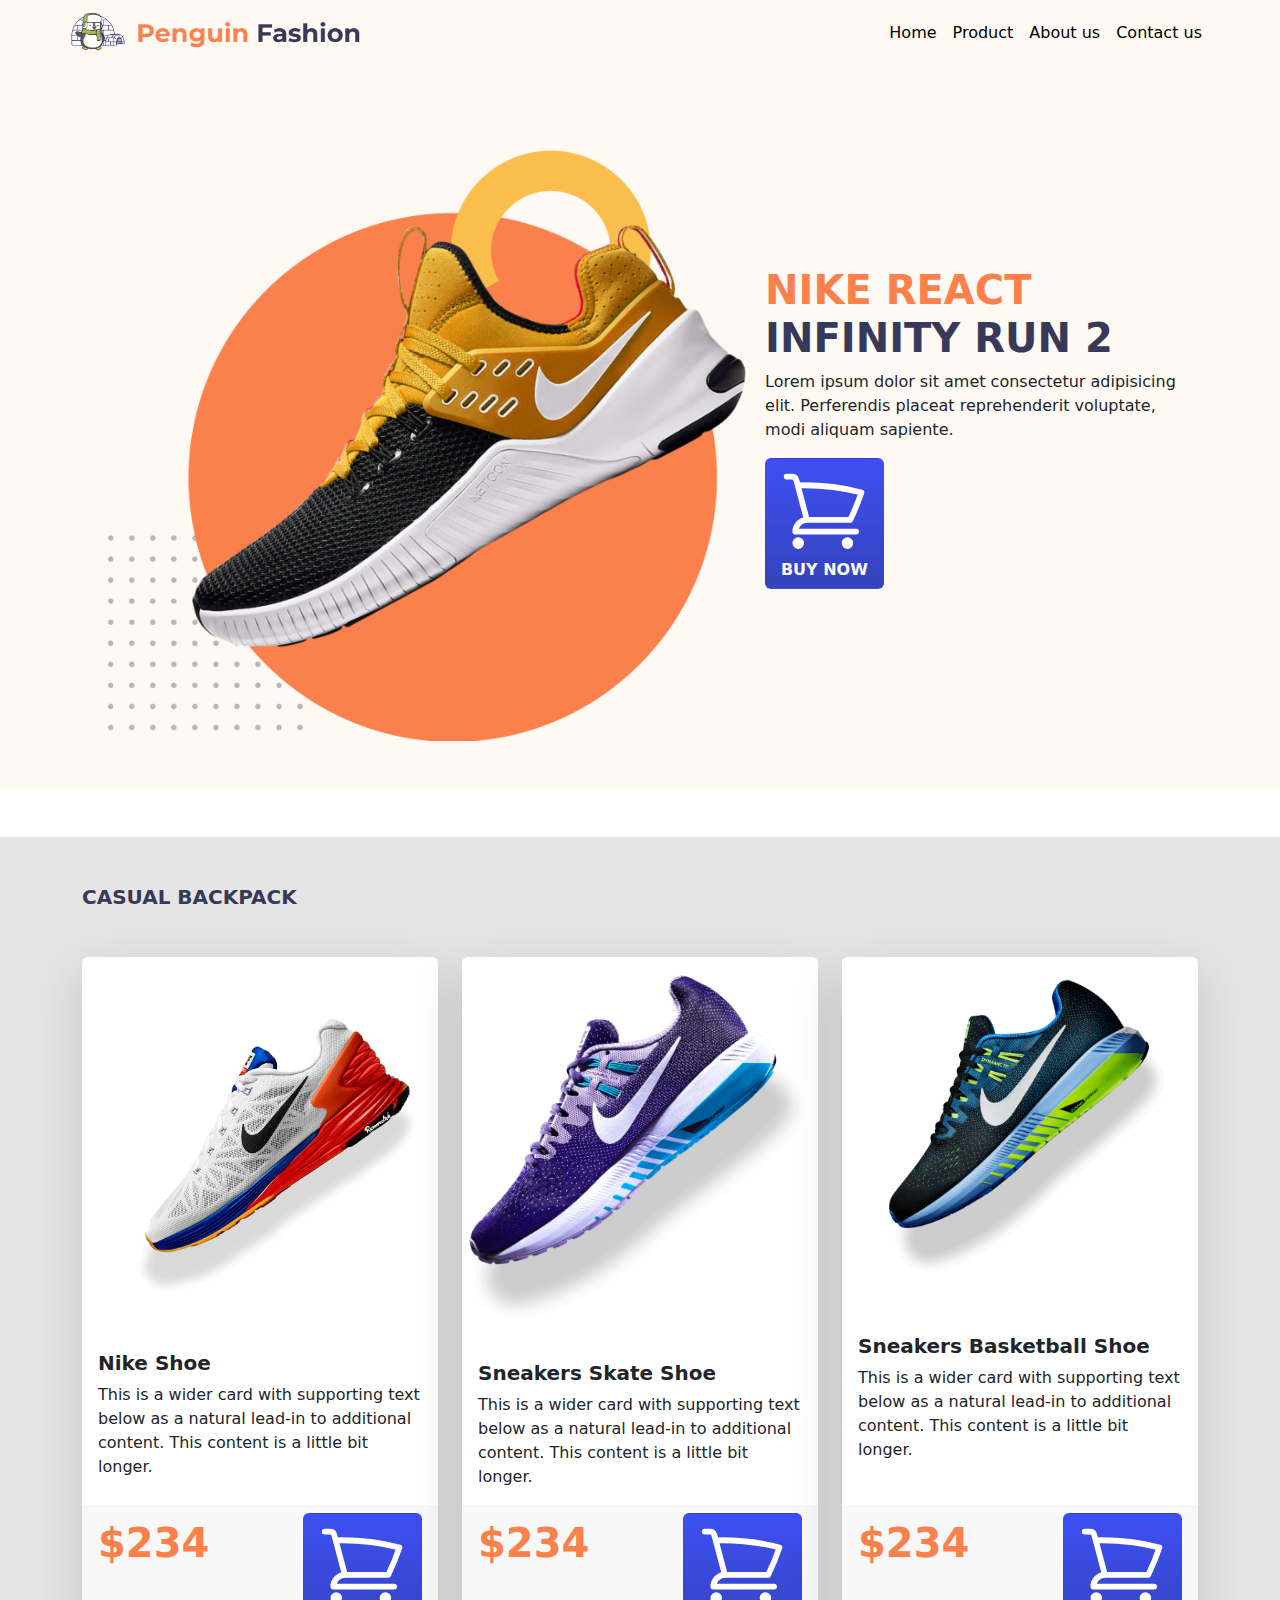
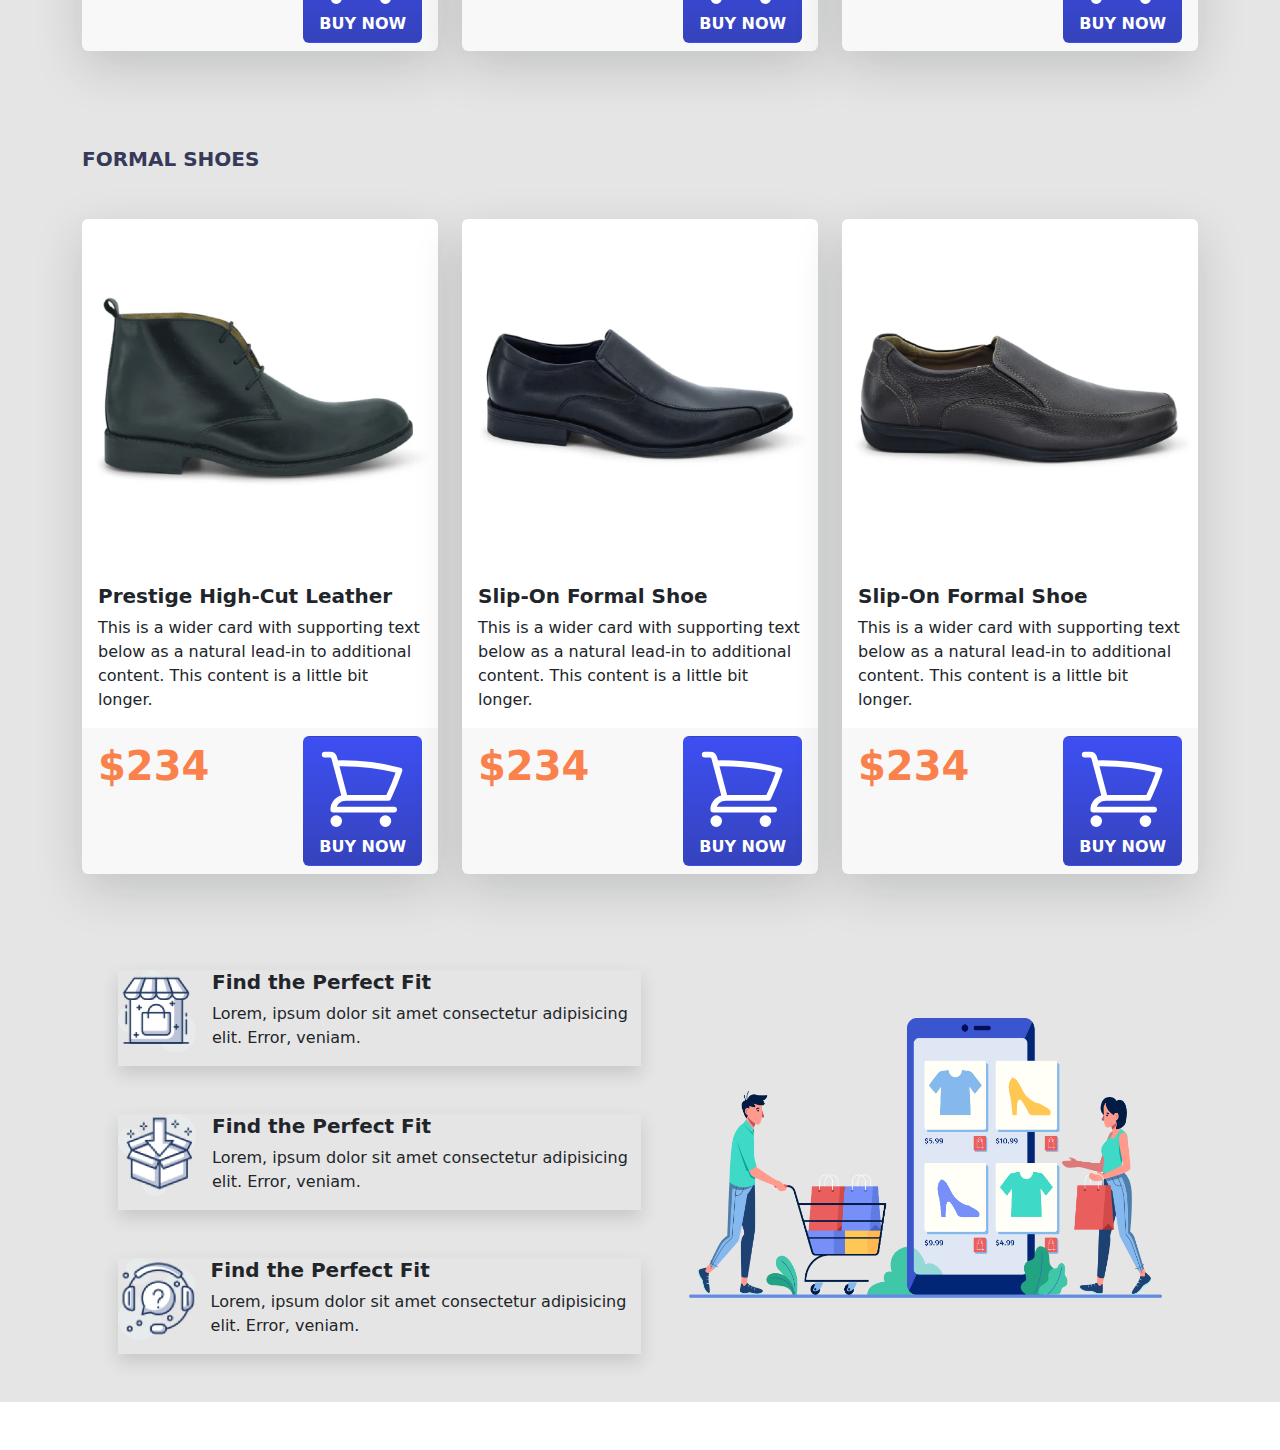
<file: index.html>
<!DOCTYPE html>
<html lang="en">

<head>
    <meta charset="UTF-8">
    <meta http-equiv="X-UA-Compatible" content="IE=edge">
    <meta name="viewport" content="width=device-width, initial-scale=1.0">
    <title>Nike React</title>

    <!--  css files link -->
    <link rel="stylesheet" href="css file/styles.css">

    <!-- css bootstap files -->
    <link rel="stylesheet" href="bootstrap/css bootstrap/bootstrap.min.css">
</head>

<body>
    <!-- header section -->
    <header class="nike-bg-primary">

        <!-- navigation bar section -->
        <!-- website navbar  -->
        <nav class="mx-auto navbar navbar-expand-lg" style="max-width: 1164px; background-color: #ffffff00;">
            <div class="container-fluid ">
                <a class="navbar-brand" href="#">
                    <img width="292px" src="resource-&-requriedment/nike-react-main/nike-react-main/icons/Logo.png"
                        alt="">
                </a>
                <div class="nav-right">
                    <button class="navbar-toggler" type="button" data-bs-toggle="collapse"
                        data-bs-target="#navbarScroll" aria-controls="navbarScroll" aria-expanded="false"
                        aria-label="Toggle navigation">
                        <span class="navbar-toggler-icon"></span>
                    </button>
                    <div class="collapse navbar-collapse" id="navbarScroll">
                        <ul class="navbar-nav me-auto my-2 my-lg-0 navbar-nav-scroll"
                            style="--bs-scroll-height: 100px;">
                            <li class="nav-item">
                                <a class="nav-link active" aria-current="page" href="#">Home</a>
                            </li>
                            <li class="nav-item">
                                <a class="nav-link active" aria-current="page" href="#">Product</a>
                            </li>
                            <li class="nav-item">
                                <a class="nav-link active" aria-current="page" href="#">About us</a>
                            </li>
                            <li class="nav-item">
                                <a class="nav-link active" aria-current="page" href="#">Contact us</a>
                                <!-- <li class="nav-item">
                            <a class="nav-link" href="#">Link</a>
                        </li>
                        <li class="nav-item dropdown">
                            <a class="nav-link dropdown-toggle" href="#" role="button" data-bs-toggle="dropdown"
                                aria-expanded="false">
                                Link
                            </a>
                            <ul class="dropdown-menu">
                                <li><a class="dropdown-item" href="#">Action</a></li>
                                <li><a class="dropdown-item" href="#">Another action</a></li>
                                <li>
                                    <hr class="dropdown-divider">
                                </li>
                                <li><a class="dropdown-item" href="#">Something else here</a></li>
                            </ul>
                        </li>
                        <li class="nav-item">
                            <a class="nav-link disabled">Link</a>
                        </li> -->
                        </ul>
                        <!-- <form class="d-flex" role="search">
                        <input class="form-control me-2" type="search" placeholder="Search" aria-label="Search">
                        <button class="btn btn-outline-success" type="submit">Search</button>
                    </form> -->
                    </div>
                </div>
            </div>
        </nav>

        <!-- banner section -->
        <section class="container d-md-flex flex-md-row-reverse justify-content-md-evenly align-items-center py-5">
            <div>
                <h1 class="fs-1 fw-bolder">
                    <span class="nike-font-primary-color text-uppercase">nike react</span>
                    <br>
                    <span class="nike-font-secondary-color text-uppercase">infinity run 2</span>
                </h1>
                <p>Lorem ipsum dolor sit amet consectetur adipisicing elit. Perferendis placeat reprehenderit voluptate,
                    modi
                    aliquam sapiente.</p>

                <div class="button text-primary">
                    <a class="btn nike-btn-primary fw-bolder text-uppercase" href="#" role="button">
                        <svg xmlns="http://www.w3.org/2000/svg" fill="none" viewBox="0 0 24 24" stroke-width="1.5"
                            stroke="currentColor" class="w-6 h-6">
                            <path stroke-linecap="round" stroke-linejoin="round"
                                d="M2.25 3h1.386c.51 0 .955.343 1.087.835l.383 1.437M7.5 14.25a3 3 0 00-3 3h15.75m-12.75-3h11.218c1.121-2.3 2.1-4.684 2.924-7.138a60.114 60.114 0 00-16.536-1.84M7.5 14.25L5.106 5.272M6 20.25a.75.75 0 11-1.5 0 .75.75 0 011.5 0zm12.75 0a.75.75 0 11-1.5 0 .75.75 0 011.5 0z" />
                        </svg>
                        buy now</a>
                </div>

            </div>
            <div><img class="img-fluid wx-auto"
                    src="resource-&-requriedment/nike-react-main/nike-react-main/images/Group 33092.png" alt=""></div>
        </section>
    </header>

    <!-- main section -->
    <main>

        <!-- casual shoes section -->
        <section class="container casual-shoes">
            <!-- card section title  -->
            <h5 class="nike-font-secondary-color text-uppercase fw-semibold my-5 text-center text-md-start pt-5">casual
                backpack
            </h5>

            <!-- card section -->
            <div>
                <div class="row row-cols-1 row-cols-md-3 g-4">

                    <!-- card 1 -->
                    <div class="col">
                        <div class="card h-100 border-0 shadow-lg">
                            <img src="resource-&-requriedment/nike-react-main/nike-react-main/images/image 5.png"
                                class="card-img-top" alt="...">
                            <div class="card-body">
                                <h5 class="card-title text-capitalize fw-semibold">nike shoe</h5>
                                <p class="card-text">This is a wider card with supporting text below as a natural
                                    lead-in to additional content. This content is a little bit longer.</p>
                            </div>
                            <div class="card-footer d-flex justify-content-between border-0">
                                <span class="nike-font-primary-color fs-1 fw-semibold">$234</span>
                                <div class="button text-primary">
                                    <a class="btn nike-btn-primary fw-bolder text-uppercase" href="#" role="button">
                                        <svg xmlns="http://www.w3.org/2000/svg" fill="none" viewBox="0 0 24 24"
                                            stroke-width="1.5" stroke="currentColor" class="w-6 h-6">
                                            <path stroke-linecap="round" stroke-linejoin="round"
                                                d="M2.25 3h1.386c.51 0 .955.343 1.087.835l.383 1.437M7.5 14.25a3 3 0 00-3 3h15.75m-12.75-3h11.218c1.121-2.3 2.1-4.684 2.924-7.138a60.114 60.114 0 00-16.536-1.84M7.5 14.25L5.106 5.272M6 20.25a.75.75 0 11-1.5 0 .75.75 0 011.5 0zm12.75 0a.75.75 0 11-1.5 0 .75.75 0 011.5 0z" />
                                        </svg>
                                        buy now</a>
                                </div>
                            </div>
                        </div>
                    </div>
                    <!-- card 2 -->
                    <div class="col">
                        <div class="card h-100 border-0 shadow-lg">
                            <img src="resource-&-requriedment/nike-react-main/nike-react-main/images/Daco_1703273 1.png"
                                class="card-img-top" alt="...">
                            <div class="card-body">
                                <h5 class="card-title text-capitalize fw-semibold">sneakers skate shoe</h5>
                                <p class="card-text">This is a wider card with supporting text below as a natural
                                    lead-in to additional content. This content is a little bit longer.</p>
                            </div>
                            <div class="card-footer d-flex justify-content-between border-0">
                                <span class="nike-font-primary-color fs-1 fw-semibold">$234</span>
                                <div class="button text-primary">
                                    <a class="btn nike-btn-primary fw-bolder text-uppercase" href="#" role="button">
                                        <svg xmlns="http://www.w3.org/2000/svg" fill="none" viewBox="0 0 24 24"
                                            stroke-width="1.5" stroke="currentColor" class="w-6 h-6">
                                            <path stroke-linecap="round" stroke-linejoin="round"
                                                d="M2.25 3h1.386c.51 0 .955.343 1.087.835l.383 1.437M7.5 14.25a3 3 0 00-3 3h15.75m-12.75-3h11.218c1.121-2.3 2.1-4.684 2.924-7.138a60.114 60.114 0 00-16.536-1.84M7.5 14.25L5.106 5.272M6 20.25a.75.75 0 11-1.5 0 .75.75 0 011.5 0zm12.75 0a.75.75 0 11-1.5 0 .75.75 0 011.5 0z" />
                                        </svg>
                                        buy now</a>
                                </div>
                            </div>
                        </div>
                    </div>
                    <!-- card 3 -->
                    <div class="col">
                        <div class="card h-100 border-0 shadow-lg">
                            <img src="resource-&-requriedment/nike-react-main/nike-react-main/images/pngegg 1.png"
                                class="card-img-top" alt="...">
                            <div class="card-body">
                                <h5 class="card-title text-capitalize fw-semibold">sneakers basketball shoe</h5>
                                <p class="card-text">This is a wider card with supporting text below as a natural
                                    lead-in to additional content. This content is a little bit longer.</p>
                            </div>
                            <div class="card-footer d-flex justify-content-between border-0">
                                <span class="nike-font-primary-color fs-1 fw-semibold">$234</span>
                                <div class="button text-primary">
                                    <a class="btn nike-btn-primary fw-bolder text-uppercase" href="#" role="button">
                                        <svg xmlns="http://www.w3.org/2000/svg" fill="none" viewBox="0 0 24 24"
                                            stroke-width="1.5" stroke="currentColor" class="w-6 h-6">
                                            <path stroke-linecap="round" stroke-linejoin="round"
                                                d="M2.25 3h1.386c.51 0 .955.343 1.087.835l.383 1.437M7.5 14.25a3 3 0 00-3 3h15.75m-12.75-3h11.218c1.121-2.3 2.1-4.684 2.924-7.138a60.114 60.114 0 00-16.536-1.84M7.5 14.25L5.106 5.272M6 20.25a.75.75 0 11-1.5 0 .75.75 0 011.5 0zm12.75 0a.75.75 0 11-1.5 0 .75.75 0 011.5 0z" />
                                        </svg>
                                        buy now</a>
                                </div>
                            </div>
                        </div>
                    </div>

                </div>
            </div>
        </section>

        <!-- formal shoes section -->
        <section class="container casual-shoes">
            <!-- card section title  -->
            <h5 class="nike-font-secondary-color text-uppercase fw-semibold my-5 text-center text-md-start pt-5">formal
                shoes
            </h5>

            <!-- card section -->
            <div>
                <div class="row row-cols-1 row-cols-md-3 g-4">

                    <!-- card 1 -->
                    <div class="col">
                        <div class="card h-100 border-0 shadow-lg">
                            <img src="resource-&-requriedment/nike-react-main/nike-react-main/images/Mask Group.png"
                                class="card-img-top" alt="...">
                            <div class="card-body">
                                <h5 class="card-title text-capitalize fw-semibold">prestige high-cut leather</h5>
                                <p class="card-text">This is a wider card with supporting text below as a natural
                                    lead-in to additional content. This content is a little bit longer.</p>
                            </div>
                            <div class="card-footer d-flex justify-content-between border-0">
                                <span class="nike-font-primary-color fs-1 fw-semibold">$234</span>
                                <div class="button text-primary">
                                    <a class="btn nike-btn-primary fw-bolder text-uppercase" href="#" role="button">
                                        <svg xmlns="http://www.w3.org/2000/svg" fill="none" viewBox="0 0 24 24"
                                            stroke-width="1.5" stroke="currentColor" class="w-6 h-6">
                                            <path stroke-linecap="round" stroke-linejoin="round"
                                                d="M2.25 3h1.386c.51 0 .955.343 1.087.835l.383 1.437M7.5 14.25a3 3 0 00-3 3h15.75m-12.75-3h11.218c1.121-2.3 2.1-4.684 2.924-7.138a60.114 60.114 0 00-16.536-1.84M7.5 14.25L5.106 5.272M6 20.25a.75.75 0 11-1.5 0 .75.75 0 011.5 0zm12.75 0a.75.75 0 11-1.5 0 .75.75 0 011.5 0z" />
                                        </svg>
                                        buy now</a>
                                </div>
                            </div>
                        </div>
                    </div>
                    <!-- card 2 -->
                    <div class="col">
                        <div class="card h-100 border-0 shadow-lg">
                            <img src="resource-&-requriedment/nike-react-main/nike-react-main/images/Rectangle 38.png"
                                class="card-img-top" alt="...">
                            <div class="card-body">
                                <h5 class="card-title text-capitalize fw-semibold">slip-on formal shoe</h5>
                                <p class="card-text">This is a wider card with supporting text below as a natural
                                    lead-in to additional content. This content is a little bit longer.</p>
                            </div>
                            <div class="card-footer d-flex justify-content-between border-0">
                                <span class="nike-font-primary-color fs-1 fw-semibold">$234</span>
                                <div class="button text-primary">
                                    <a class="btn nike-btn-primary fw-bolder text-uppercase" href="#" role="button">
                                        <svg xmlns="http://www.w3.org/2000/svg" fill="none" viewBox="0 0 24 24"
                                            stroke-width="1.5" stroke="currentColor" class="w-6 h-6">
                                            <path stroke-linecap="round" stroke-linejoin="round"
                                                d="M2.25 3h1.386c.51 0 .955.343 1.087.835l.383 1.437M7.5 14.25a3 3 0 00-3 3h15.75m-12.75-3h11.218c1.121-2.3 2.1-4.684 2.924-7.138a60.114 60.114 0 00-16.536-1.84M7.5 14.25L5.106 5.272M6 20.25a.75.75 0 11-1.5 0 .75.75 0 011.5 0zm12.75 0a.75.75 0 11-1.5 0 .75.75 0 011.5 0z" />
                                        </svg>
                                        buy now</a>
                                </div>
                            </div>
                        </div>
                    </div>
                    <!-- card 3 -->
                    <div class="col">
                        <div class="card h-100 border-0 shadow-lg">
                            <img src="resource-&-requriedment/nike-react-main/nike-react-main/images/Rectangle 39.png"
                                class="card-img-top" alt="...">
                            <div class="card-body">
                                <h5 class="card-title text-capitalize fw-semibold">slip-on formal shoe</h5>
                                <p class="card-text">This is a wider card with supporting text below as a natural
                                    lead-in to additional content. This content is a little bit longer.</p>
                            </div>
                            <div class="card-footer d-flex justify-content-between border-0">
                                <span class="nike-font-primary-color fs-1 fw-semibold">$234</span>
                                <div class="button text-primary">
                                    <a class="btn nike-btn-primary fw-bolder text-uppercase" href="#" role="button">
                                        <svg xmlns="http://www.w3.org/2000/svg" fill="none" viewBox="0 0 24 24"
                                            stroke-width="1.5" stroke="currentColor" class="w-6 h-6">
                                            <path stroke-linecap="round" stroke-linejoin="round"
                                                d="M2.25 3h1.386c.51 0 .955.343 1.087.835l.383 1.437M7.5 14.25a3 3 0 00-3 3h15.75m-12.75-3h11.218c1.121-2.3 2.1-4.684 2.924-7.138a60.114 60.114 0 00-16.536-1.84M7.5 14.25L5.106 5.272M6 20.25a.75.75 0 11-1.5 0 .75.75 0 011.5 0zm12.75 0a.75.75 0 11-1.5 0 .75.75 0 011.5 0z" />
                                        </svg>
                                        buy now</a>
                                </div>
                            </div>
                        </div>
                    </div>

                </div>
            </div>
        </section>

        <!-- feature container -->
        <div class="feature-container d-flex flex-column-reverse flex-md-row container px-5 my-5 py-5">
            <div class="features">
                <div class="shooping-feature d-flex mb-5 shadow">
                    <img src="resource-&-requriedment/nike-react-main/nike-react-main/icons/image 12.png" alt=""
                        width="78" height="82">
                    <div class="shooping-details ps-3">
                        <h5 class="fw-semibold">Find the Perfect Fit</h5>
                        <p>Lorem, ipsum dolor sit amet consectetur adipisicing elit. Error, veniam.</p>
                    </div>
                </div>
                <div class="shooping-feature d-flex mb-5 shadow">
                    <img src="resource-&-requriedment/nike-react-main/nike-react-main/icons/image 13.png" alt=""
                        width="78" height="82">
                    <div class="shooping-details ps-3">
                        <h5 class="fw-semibold">Find the Perfect Fit</h5>
                        <p>Lorem, ipsum dolor sit amet consectetur adipisicing elit. Error, veniam.</p>
                    </div>
                </div>
                <div class="shooping-feature d-flex shadow">
                    <img src="resource-&-requriedment/nike-react-main/nike-react-main/icons/image 14.png" alt=""
                        width="78" height="82">
                    <div class="shooping-details ps-3">
                        <h5 class="fw-semibold">Find the Perfect Fit</h5>
                        <p>Lorem, ipsum dolor sit amet consectetur adipisicing elit. Error, veniam.</p>
                    </div>
                </div>

            </div>
            <div class="feature-img ps-5">
                <img class="img-fluid my-5"
                    src="resource-&-requriedment/nike-react-main/nike-react-main/icons/XMLID 1.png" alt="" width="600">
            </div>
        </div>


    </main>

    <!-- footer section -->
    <footer></footer>
    <script src="bootstrap/js bootstrap/bootstrap.bundle.min.js"></script>
</body>

</html>
</file>
<file: css file/styles.css>
/* banner section */
.nike-bg-primary {
    background-color: #FFF9F4;
}

.nike-font-primary-color {
    color: #FA804C;
}

.nike-font-secondary-color {
    color: #363958;
}


/* button section */
.button a {
    color: #FFFFFF;
}

.nike-btn-primary {
    background: linear-gradient(180deg, #3D4FF3 0%, #3543BC 100%);
}

/* main section */
main {
    background-color: #E5E5E5;
}
</file>
